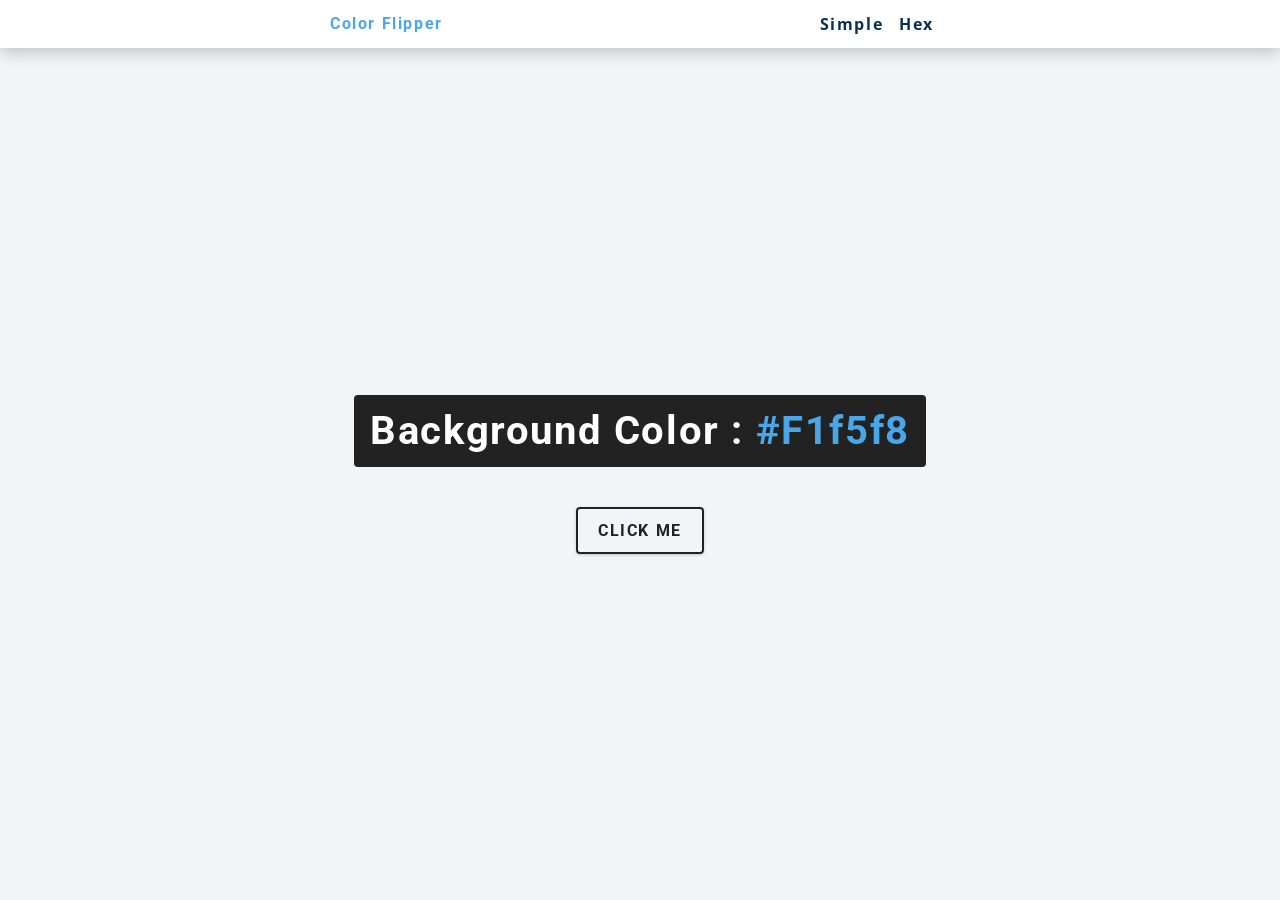
<file: 01-color-flipper/final/index.html>
<!DOCTYPE html>
<html lang="en">
  <head>
    <meta charset="UTF-8" />
    <meta name="viewport" content="width=device-width, initial-scale=1.0" />
    <title>Color Flipper || Simple</title>

    <!-- styles -->
    <link rel="stylesheet" href="styles.css" />
  </head>
  <body>
    <nav>
      <div class="nav-center">
        <h4>color flipper</h4>
        <ul class="nav-links">
          <li><a href="index.html">simple</a></li>
          <li><a href="hex.html">hex</a></li>
        </ul>
      </div>
    </nav>
    <main>
      <div class="container">
        <h2>background color : <span class="color">#f1f5f8</span></h2>
        <button class="btn btn-hero" id="btn">click me</button>
      </div>
    </main>
    <!-- javascript -->
    <script src="app.js"></script>
  </body>
</html>
</file>
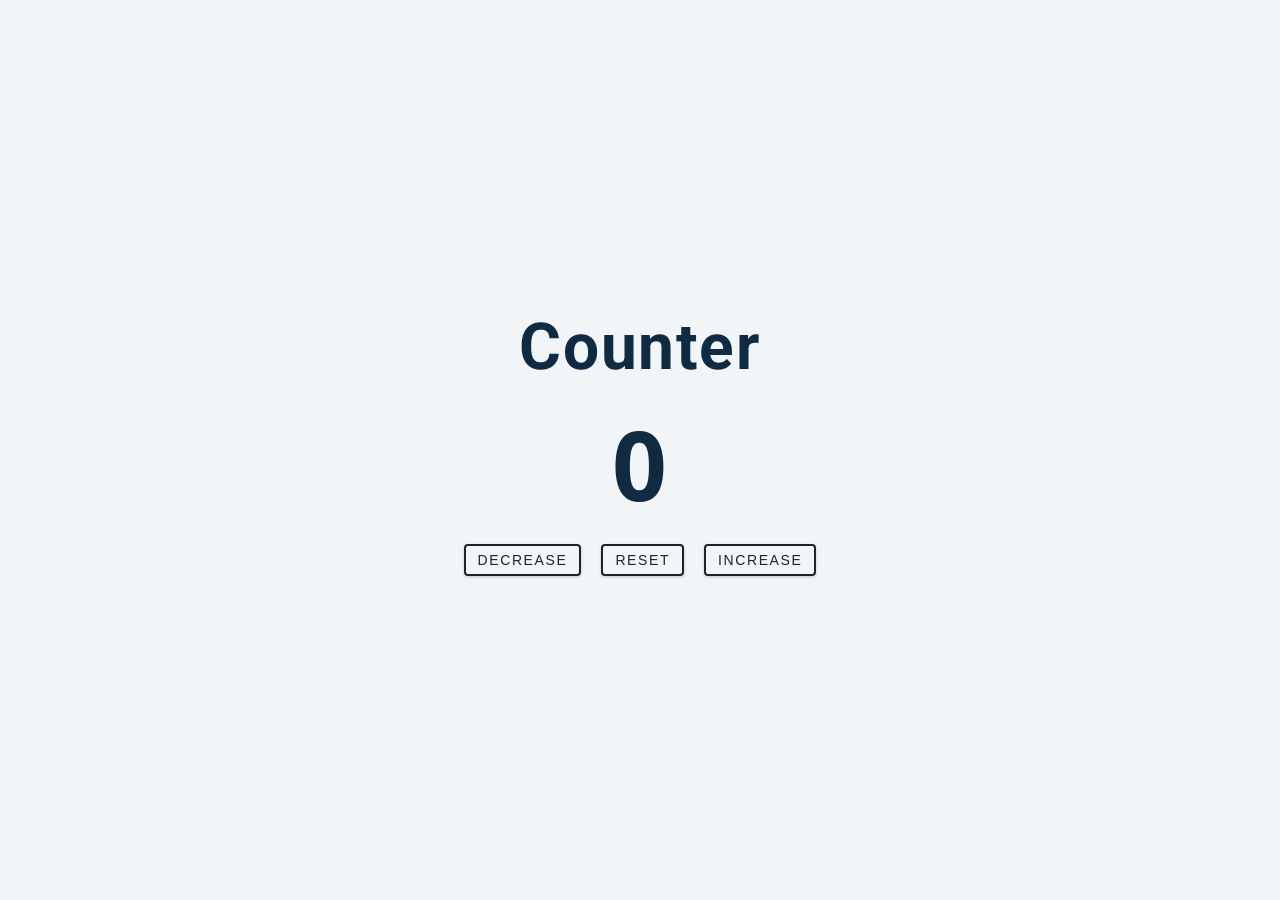
<file: 02-counter/final/index.html>
<!DOCTYPE html>
<html lang="en">
  <head>
    <meta charset="UTF-8" />
    <meta name="viewport" content="width=device-width, initial-scale=1.0" />
    <title>Counter</title>

    <!-- styles -->
    <link rel="stylesheet" href="styles.css" />
  </head>
  <body>
    <main>
      <div class="container">
        <h1>counter</h1>
        <span id="value">0</span>
        <div class="button-container">
          <button class="btn decrease">decrease</button>
          <button class="btn reset">reset</button>
          <button class="btn increase">increase</button>
        </div>
      </div>
    </main>
    <!-- javascript -->
    <script src="app.js"></script>
  </body>
</html>
</file>
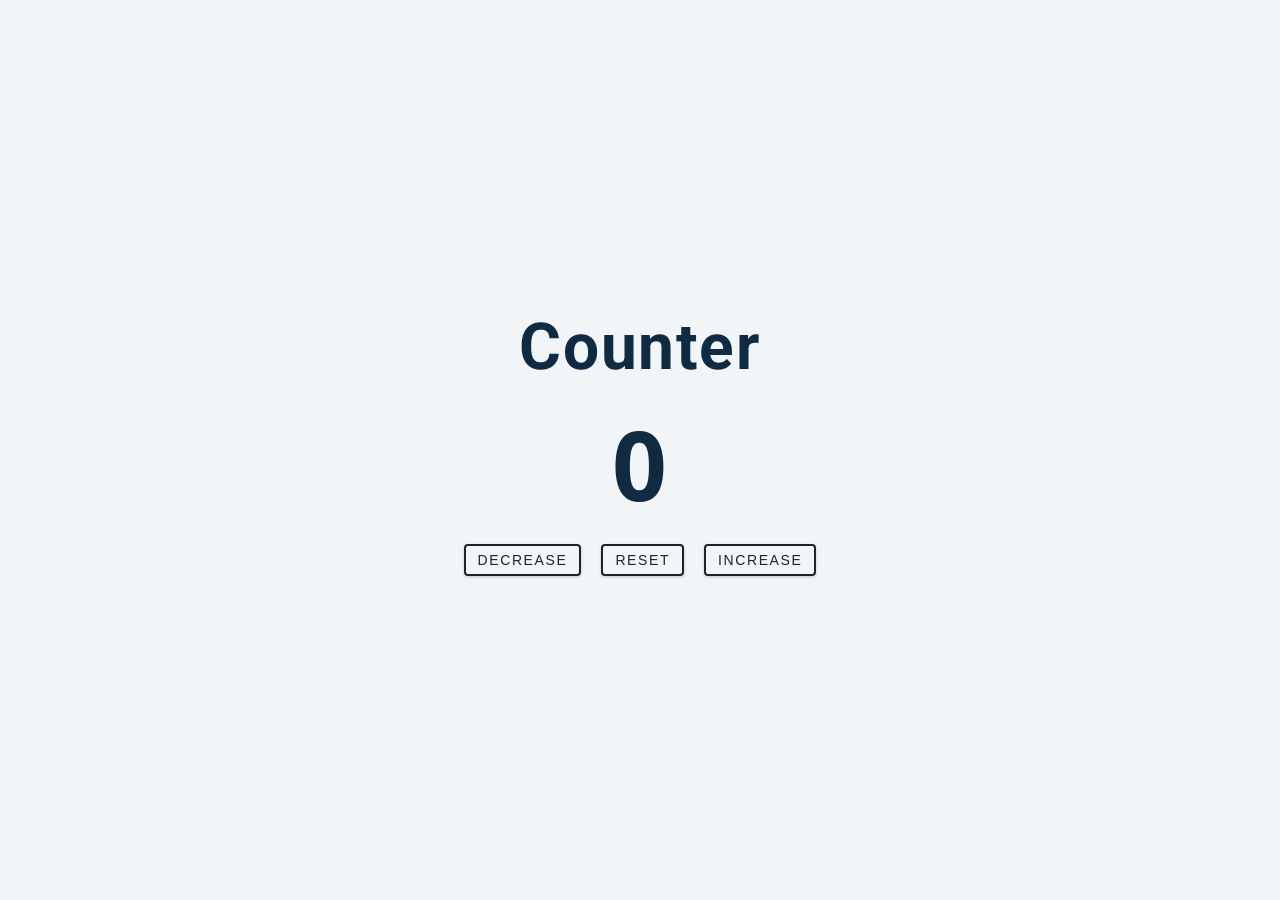
<file: 02-counter/setup/index.html>
<!DOCTYPE html>
<html lang="en">
  <head>
    <meta charset="UTF-8" />
    <meta name="viewport" content="width=device-width, initial-scale=1.0" />
    <title>Counter</title>

    <!-- styles -->
    <link rel="stylesheet" href="styles.css" />
  </head>
  <body>
    <main>
    <div class="container">
      <h1>Counter</h1>
      <span id="value">0</span> <br/>
      <button class="btn decrease">DECREASE</button>
      <button class="btn reset">RESET</button>   
      <button class="btn increase">INCREASE</button>   
    </div>
  </main>
    <!-- javascript -->
    <script src="app.js"></script>
  </body>
</html>
</file>
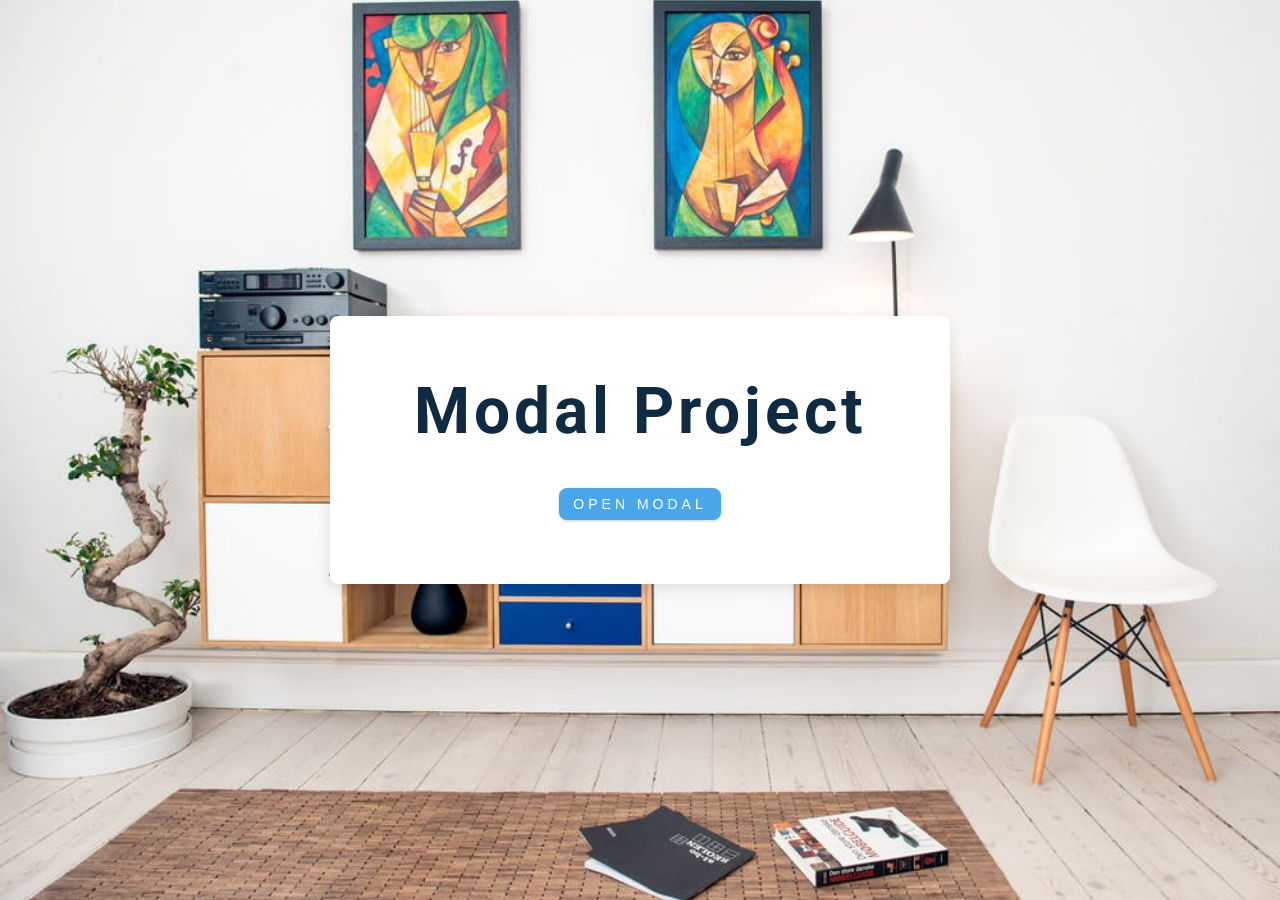
<file: 06-modal/final/index.html>
<!DOCTYPE html>
<html lang="en">
  <head>
    <meta charset="UTF-8" />
    <meta name="viewport" content="width=device-width, initial-scale=1.0" />
    <title>Modal</title>
    <!-- font-awesome -->
    <link
      rel="stylesheet"
      href="https://cdnjs.cloudflare.com/ajax/libs/font-awesome/5.14.0/css/all.min.css"
    />
    <!-- styles -->
    <link rel="stylesheet" href="styles.css" />
  </head>
  <body>
    <!-- hero -->
    <header class="hero">
      <div class="banner">
        <h1>modal project</h1>
        <button class="btn modal-btn">
          open modal
        </button>
      </div>
    </header>
    <!-- modal -->
    <div class="modal-overlay">
      <div class="modal-container">
        <h3>modal content</h3>
        <button class="close-btn"><i class="fas fa-times"></i></button>
      </div>
    </div>
    <!-- javascript -->
    <script src="app.js"></script>
  </body>
</html>
</file>
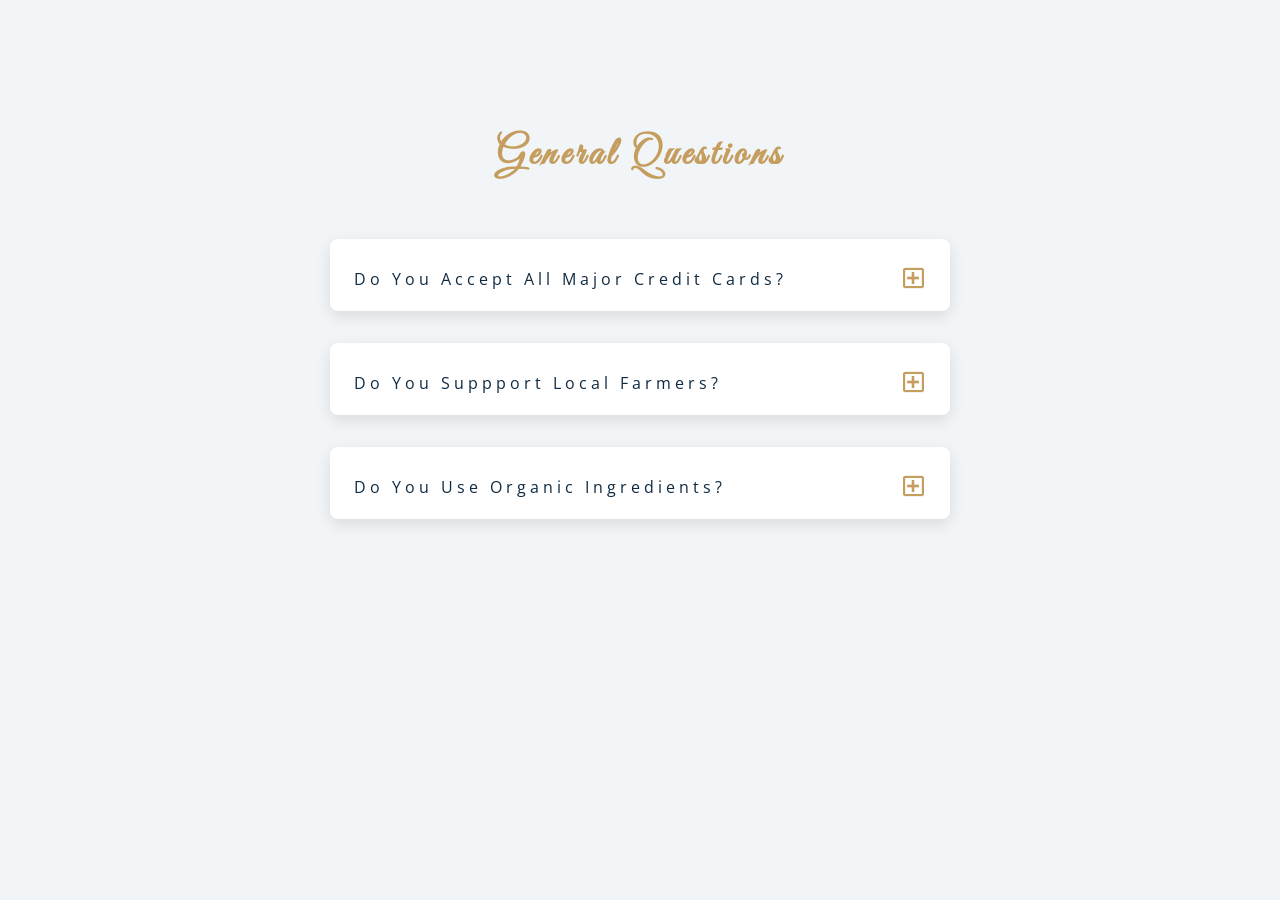
<file: 07-questions/final/index.html>
<!DOCTYPE html>
<html lang="en">
  <head>
    <meta charset="UTF-8" />
    <meta name="viewport" content="width=device-width, initial-scale=1.0" />
    <title>Q & A</title>
    <!-- font-awesome -->
    <link rel="stylesheet" href="https://cdnjs.cloudflare.com/ajax/libs/font-awesome/5.14.0/css/all.min.css" />
    <!-- extra fonts -->
    <link
      href="https://fonts.googleapis.com/css?family=Great+Vibes&display=swap"
      rel="stylesheet"
    />
    <!-- styles -->
    <link rel="stylesheet" href="styles.css" />
  </head>
  <body>
      <section class="questions">
        <!-- title -->
        <div class="title">
          <h2>general questions</h2>
        </div>
        <!-- questions -->
        <div class="section-center">
          <!-- single question -->
          <article class="question">
            <!-- question title -->
            <div class="question-title">
              <p>do you accept all major credit cards?</p>
              <button type="button" class="question-btn">
                <span class="plus-icon">
                  <i class="far fa-plus-square"></i>
                </span>
                <span class="minus-icon">
                  <i class="far fa-minus-square"></i>
                </span>
              </button>
            </div>
            <!-- question text -->
            <div class="question-text">
              <p>
                Lorem ipsum dolor sit amet, consectetur adipisicing elit. Est
                dolore illo dolores quia nemo doloribus quaerat, magni numquam
                repellat reprehenderit.
              </p>
            </div>
          </article>
          <!-- end of single question -->
          <!-- single question -->
          <article class="question">
            <!-- question title -->
            <div class="question-title">
              <p>do you suppport local farmers?</p>
              <button type="button" class="question-btn">
                <span class="plus-icon">
                  <i class="far fa-plus-square"></i>
                </span>
                <span class="minus-icon">
                  <i class="far fa-minus-square"></i>
                </span>
              </button>
            </div>
            <!-- question text -->
            <div class="question-text">
              <p>
                Lorem ipsum dolor sit amet, consectetur adipisicing elit. Est
                dolore illo dolores quia nemo doloribus quaerat, magni numquam
                repellat reprehenderit.
              </p>
            </div>
          </article>
          <!-- end of single question -->
          <!-- single question -->
          <article class="question">
            <!-- question title -->
            <div class="question-title">
              <p>do you use organic ingredients?</p>
              <!-- button -->
              <button type="button" class="question-btn">
                <span class="plus-icon">
                  <i class="far fa-plus-square"></i>
                </span>
                <span class="minus-icon">
                  <i class="far fa-minus-square"></i>
                </span>
              </button>
            </div>
            <!-- question text -->
            <div class="question-text">
              <p>
                Lorem ipsum dolor sit amet, consectetur adipisicing elit. Est
                dolore illo dolores quia nemo doloribus quaerat, magni numquam
                repellat reprehenderit.
              </p>
            </div>
          </article>
          <!-- end of single question -->
      </section>
    </main>
    <!-- javascript -->
    <script src="app.js"></script>
  </body>
</html>
</file>
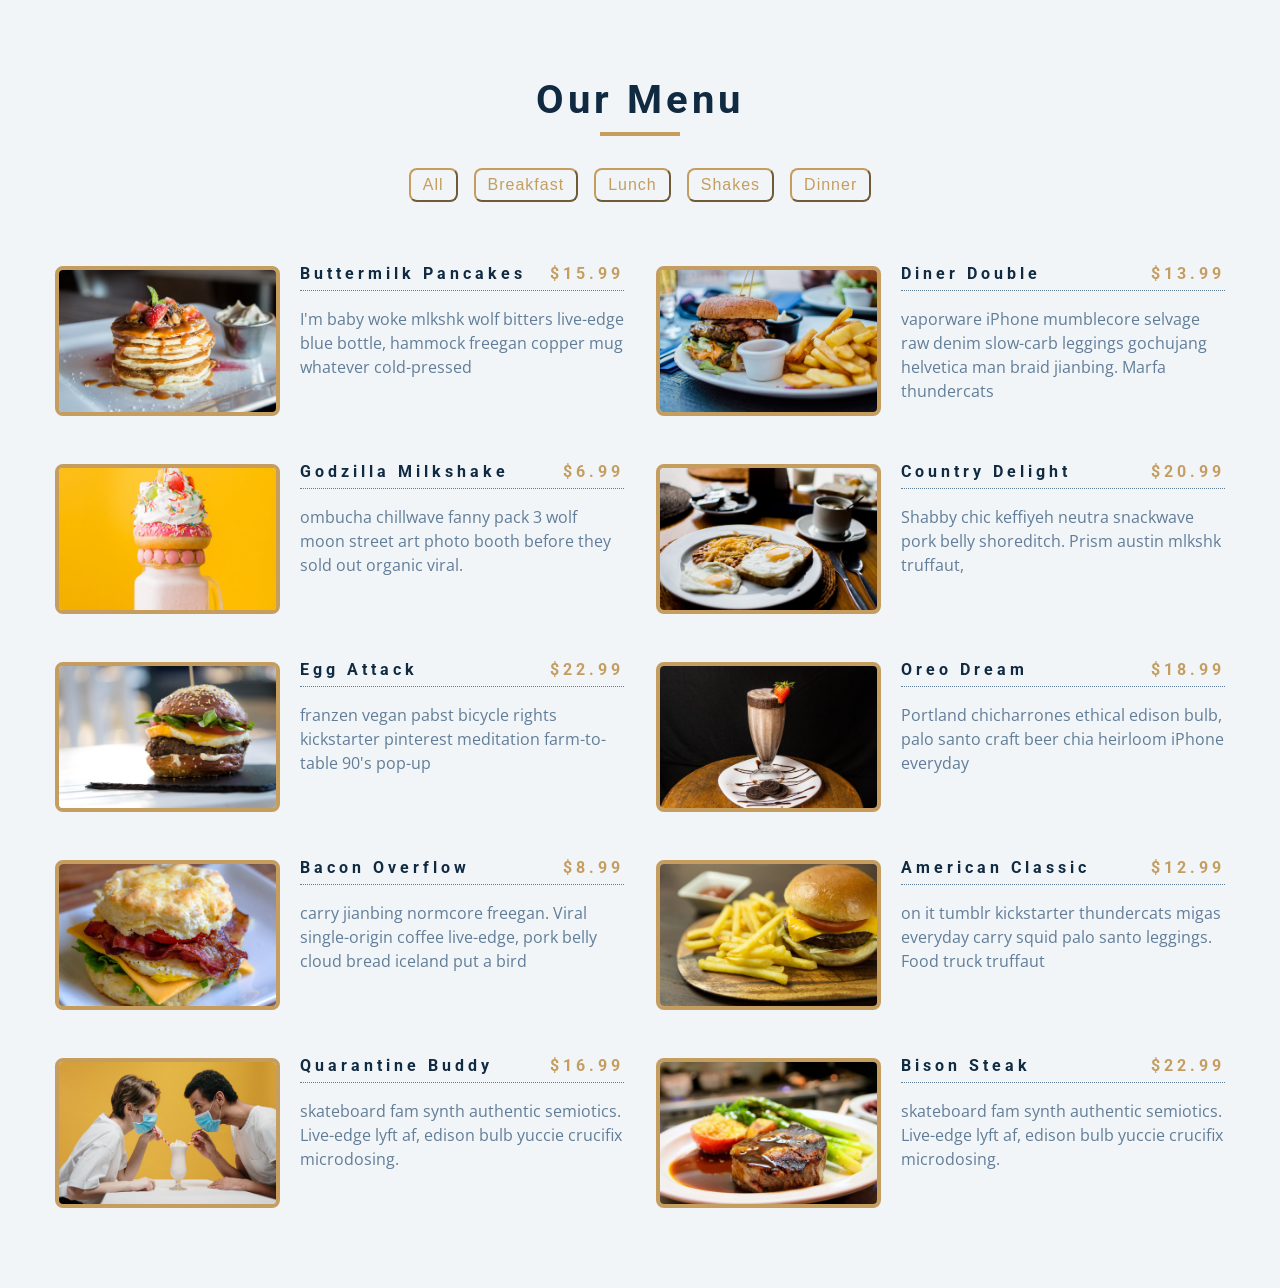
<file: 08-menu/final/index.html>
<!DOCTYPE html>
<html lang="en">
  <head>
    <meta charset="UTF-8" />
    <meta name="viewport" content="width=device-width, initial-scale=1.0" />
    <title>Menu</title>
    <!-- font-awesome -->
    <link
      rel="stylesheet"
      href="https://cdnjs.cloudflare.com/ajax/libs/font-awesome/5.14.0/css/all.min.css"
    />
    <!-- styles -->
    <link rel="stylesheet" href="styles.css" />
  </head>
  <body>
    <section class="menu">
      <!-- title -->
      <div class="title">
        <h2>our menu</h2>
        <div class="underline"></div>
      </div>
      <!-- filter buttons -->
      <div class="btn-container">
        <!-- <button type="button" class="filter-btn" data-id="all">all</button>
        <button type="button" class="filter-btn" data-id="breakfast">
          breakfast
        </button>
        <button type="button" class="filter-btn" data-id="lunch">lunch</button>
        <button type="button" class="filter-btn" data-id="shakes">
          shakes
        </button> -->
      </div>
      <!-- menu items -->
      <div class="section-center">
        <!-- single item -->
        <article class="menu-item">
          <img src="./menu-item.jpeg" alt="menu item" class="photo" />
          <div class="item-info">
            <header>
              <h4>buttermilk pancakes</h4>
              <h4 class="price">$15</h4>
            </header>
            <p class="item-text">
              Lorem ipsum dolor sit amet consectetur adipisicing elit.
              Repudiandae, sint quam. Et reprehenderit fugiat nesciunt inventore
              laboriosam excepturi! Quo, officia.
            </p>
          </div>
        </article>
        <!-- end of single item -->
        <!-- single item -->
        <article class="menu-item">
          <img src="./menu-item.jpeg" alt="menu item" class="photo" />
          <div class="item-info">
            <header>
              <h4>buttermilk pancakes</h4>
              <h4 class="price">$15</h4>
            </header>
            <p class="item-text">
              Lorem ipsum dolor sit amet consectetur adipisicing elit.
              Repudiandae, sint quam. Et reprehenderit fugiat nesciunt inventore
              laboriosam excepturi! Quo, officia.
            </p>
          </div>
        </article>
        <!-- end of single item -->
        <!-- single item -->
        <article class="menu-item">
          <img src="./menu-item.jpeg" alt="menu item" class="photo" />
          <div class="item-info">
            <header>
              <h4>buttermilk pancakes</h4>
              <h4 class="price">$15</h4>
            </header>
            <p class="item-text">
              Lorem ipsum dolor sit amet consectetur adipisicing elit.
              Repudiandae, sint quam. Et reprehenderit fugiat nesciunt inventore
              laboriosam excepturi! Quo, officia.
            </p>
          </div>
        </article>
        <!-- end of single item -->
      </div>
    </section>
    <!-- javascript -->
    <script src="app.js"></script>
  </body>
</html>
</file>
<file: 01-color-flipper/final/styles.css>
/*
=============== 
Fonts
===============
*/
@import url("https://fonts.googleapis.com/css?family=Open+Sans|Roboto:400,700&display=swap");

/*
=============== 
Variables
===============
*/

:root {
  /* dark shades of primary color*/
  --clr-primary-1: hsl(205, 86%, 17%);
  --clr-primary-2: hsl(205, 77%, 27%);
  --clr-primary-3: hsl(205, 72%, 37%);
  --clr-primary-4: hsl(205, 63%, 48%);
  /* primary/main color */
  --clr-primary-5: hsl(205, 78%, 60%);
  /* lighter shades of primary color */
  --clr-primary-6: hsl(205, 89%, 70%);
  --clr-primary-7: hsl(205, 90%, 76%);
  --clr-primary-8: hsl(205, 86%, 81%);
  --clr-primary-9: hsl(205, 90%, 88%);
  --clr-primary-10: hsl(205, 100%, 96%);
  /* darkest grey - used for headings */
  --clr-grey-1: hsl(209, 61%, 16%);
  --clr-grey-2: hsl(211, 39%, 23%);
  --clr-grey-3: hsl(209, 34%, 30%);
  --clr-grey-4: hsl(209, 28%, 39%);
  /* grey used for paragraphs */
  --clr-grey-5: hsl(210, 22%, 49%);
  --clr-grey-6: hsl(209, 23%, 60%);
  --clr-grey-7: hsl(211, 27%, 70%);
  --clr-grey-8: hsl(210, 31%, 80%);
  --clr-grey-9: hsl(212, 33%, 89%);
  --clr-grey-10: hsl(210, 36%, 96%);
  --clr-white: #fff;
  --clr-red-dark: hsl(360, 67%, 44%);
  --clr-red-light: hsl(360, 71%, 66%);
  --clr-green-dark: hsl(125, 67%, 44%);
  --clr-green-light: hsl(125, 71%, 66%);
  --clr-black: #222;
  --ff-primary: "Roboto", sans-serif;
  --ff-secondary: "Open Sans", sans-serif;
  --transition: all 0.3s linear;
  --spacing: 0.1rem;
  --radius: 0.25rem;
  --light-shadow: 0 5px 15px rgba(0, 0, 0, 0.1);
  --dark-shadow: 0 5px 15px rgba(0, 0, 0, 0.2);
  --max-width: 1170px;
  --fixed-width: 620px;
}
/*
=============== 
Global Styles
===============
*/

*,
::after,
::before {
  margin: 0;
  padding: 0;
  box-sizing: border-box;
}
body {
  font-family: var(--ff-secondary);
  background: var(--clr-grey-10);
  color: var(--clr-grey-1);
  line-height: 1.5;
  font-size: 0.875rem;
}
ul {
  list-style-type: none;
}
a {
  text-decoration: none;
}
h1,
h2,
h3,
h4 {
  letter-spacing: var(--spacing);
  text-transform: capitalize;
  line-height: 1.25;
  margin-bottom: 0.75rem;
  font-family: var(--ff-primary);
}
h1 {
  font-size: 3rem;
}
h2 {
  font-size: 2rem;
}
h3 {
  font-size: 1.25rem;
}
h4 {
  font-size: 0.875rem;
}
p {
  margin-bottom: 1.25rem;
  color: var(--clr-grey-5);
}
@media screen and (min-width: 800px) {
  h1 {
    font-size: 4rem;
  }
  h2 {
    font-size: 2.5rem;
  }
  h3 {
    font-size: 1.75rem;
  }
  h4 {
    font-size: 1rem;
  }
  body {
    font-size: 1rem;
  }
  h1,
  h2,
  h3,
  h4 {
    line-height: 1;
  }
}
/*  global classes */

/* section */
.section {
  padding: 5rem 0;
}

.section-center {
  width: 90vw;
  margin: 0 auto;
  max-width: 1170px;
}
@media screen and (min-width: 992px) {
  .section-center {
    width: 95vw;
  }
}
main {
  min-height: 100vh;
  display: grid;
  place-items: center;
}

/*
=============== 
Nav
===============
*/
nav {
  background: var(--clr-white);
  height: 3rem;
  display: grid;
  align-items: center;
  box-shadow: var(--dark-shadow);
}
.nav-center {
  width: 90vw;
  max-width: var(--fixed-width);
  margin: 0 auto;
  display: flex;
  align-items: center;
  justify-content: space-between;
}
.nav-center h4 {
  margin-bottom: 0;
  color: var(--clr-primary-5);
}
.nav-links {
  display: flex;
}
nav a {
  text-transform: capitalize;
  font-weight: 700;
  font-size: 1rem;
  color: var(--clr-primary-1);
  letter-spacing: var(--spacing);
  margin-right: 1rem;
}
nav a:hover {
  color: var(--clr-primary-5);
}
/*
=============== 
Container
===============
*/
main {
  min-height: calc(100vh - 3rem);
  display: grid;
  place-items: center;
}
.container {
  text-align: center;
}
.container h2 {
  background: var(--clr-black);
  color: var(--clr-white);
  padding: 1rem;
  border-radius: var(--radius);
  margin-bottom: 2.5rem;
}
.color {
  color: var(--clr-primary-5);
}
.btn-hero {
  font-family: var(--ff-primary);
  text-transform: uppercase;
  background: transparent;
  color: var(--clr-black);
  letter-spacing: var(--spacing);
  display: inline-block;
  font-weight: 700;
  transition: var(--transition);
  border: 2px solid var(--clr-black);
  cursor: pointer;
  box-shadow: 0 1px 3px rgba(0, 0, 0, 0.2);
  border-radius: var(--radius);
  font-size: 1rem;
  padding: 0.75rem 1.25rem;
}
.btn-hero:hover {
  color: var(--clr-white);
  background: var(--clr-black);
}
</file>
<file: 02-counter/final/styles.css>
/*
=============== 
Fonts
===============
*/
@import url("https://fonts.googleapis.com/css?family=Open+Sans|Roboto:400,700&display=swap");

/*
=============== 
Variables
===============
*/

:root {
  /* dark shades of primary color*/
  --clr-primary-1: hsl(205, 86%, 17%);
  --clr-primary-2: hsl(205, 77%, 27%);
  --clr-primary-3: hsl(205, 72%, 37%);
  --clr-primary-4: hsl(205, 63%, 48%);
  /* primary/main color */
  --clr-primary-5: hsl(205, 78%, 60%);
  /* lighter shades of primary color */
  --clr-primary-6: hsl(205, 89%, 70%);
  --clr-primary-7: hsl(205, 90%, 76%);
  --clr-primary-8: hsl(205, 86%, 81%);
  --clr-primary-9: hsl(205, 90%, 88%);
  --clr-primary-10: hsl(205, 100%, 96%);
  /* darkest grey - used for headings */
  --clr-grey-1: hsl(209, 61%, 16%);
  --clr-grey-2: hsl(211, 39%, 23%);
  --clr-grey-3: hsl(209, 34%, 30%);
  --clr-grey-4: hsl(209, 28%, 39%);
  /* grey used for paragraphs */
  --clr-grey-5: hsl(210, 22%, 49%);
  --clr-grey-6: hsl(209, 23%, 60%);
  --clr-grey-7: hsl(211, 27%, 70%);
  --clr-grey-8: hsl(210, 31%, 80%);
  --clr-grey-9: hsl(212, 33%, 89%);
  --clr-grey-10: hsl(210, 36%, 96%);
  --clr-white: #fff;
  --clr-red-dark: hsl(360, 67%, 44%);
  --clr-red-light: hsl(360, 71%, 66%);
  --clr-green-dark: hsl(125, 67%, 44%);
  --clr-green-light: hsl(125, 71%, 66%);
  --clr-black: #222;
  --ff-primary: "Roboto", sans-serif;
  --ff-secondary: "Open Sans", sans-serif;
  --transition: all 0.3s linear;
  --spacing: 0.1rem;
  --radius: 0.25rem;
  --light-shadow: 0 5px 15px rgba(0, 0, 0, 0.1);
  --dark-shadow: 0 5px 15px rgba(0, 0, 0, 0.2);
  --max-width: 1170px;
  --fixed-width: 620px;
}
/*
=============== 
Global Styles
===============
*/

*,
::after,
::before {
  margin: 0;
  padding: 0;
  box-sizing: border-box;
}
body {
  font-family: var(--ff-secondary);
  background: var(--clr-grey-10);
  color: var(--clr-grey-1);
  line-height: 1.5;
  font-size: 0.875rem;
}
ul {
  list-style-type: none;
}
a {
  text-decoration: none;
}
h1,
h2,
h3,
h4 {
  letter-spacing: var(--spacing);
  text-transform: capitalize;
  line-height: 1.25;
  margin-bottom: 0.75rem;
  font-family: var(--ff-primary);
}
h1 {
  font-size: 3rem;
}
h2 {
  font-size: 2rem;
}
h3 {
  font-size: 1.25rem;
}
h4 {
  font-size: 0.875rem;
}
p {
  margin-bottom: 1.25rem;
  color: var(--clr-grey-5);
}
@media screen and (min-width: 800px) {
  h1 {
    font-size: 4rem;
  }
  h2 {
    font-size: 2.5rem;
  }
  h3 {
    font-size: 1.75rem;
  }
  h4 {
    font-size: 1rem;
  }
  body {
    font-size: 1rem;
  }
  h1,
  h2,
  h3,
  h4 {
    line-height: 1;
  }
}
/*  global classes */

/* section */
.section {
  padding: 5rem 0;
}

.section-center {
  width: 90vw;
  margin: 0 auto;
  max-width: 1170px;
}
@media screen and (min-width: 992px) {
  .section-center {
    width: 95vw;
  }
}
main {
  min-height: 100vh;
  display: grid;
  place-items: center;
}

/*
=============== 
Counter
===============
*/

main {
  min-height: 100vh;
  display: grid;
  place-items: center;
}
.container {
  text-align: center;
}
#value {
  font-size: 6rem;
  font-weight: bold;
}
.btn {
  text-transform: uppercase;
  background: transparent;
  color: var(--clr-black);
  padding: 0.375rem 0.75rem;
  letter-spacing: var(--spacing);
  display: inline-block;
  transition: var(--transition);
  font-size: 0.875rem;
  border: 2px solid var(--clr-black);
  cursor: pointer;
  box-shadow: 0 1px 3px rgba(0, 0, 0, 0.2);
  border-radius: var(--radius);
  margin: 0.5rem;
}
.btn:hover {
  color: var(--clr-white);
  background: var(--clr-black);
}
</file>
<file: 02-counter/setup/styles.css>
/*
=============== 
Fonts
===============
*/
@import url("https://fonts.googleapis.com/css?family=Open+Sans|Roboto:400,700&display=swap");

/*
=============== 
Variables
===============
*/

:root {
  /* dark shades of primary color*/
  --clr-primary-1: hsl(205, 86%, 17%);
  --clr-primary-2: hsl(205, 77%, 27%);
  --clr-primary-3: hsl(205, 72%, 37%);
  --clr-primary-4: hsl(205, 63%, 48%);
  /* primary/main color */
  --clr-primary-5: hsl(205, 78%, 60%);
  /* lighter shades of primary color */
  --clr-primary-6: hsl(205, 89%, 70%);
  --clr-primary-7: hsl(205, 90%, 76%);
  --clr-primary-8: hsl(205, 86%, 81%);
  --clr-primary-9: hsl(205, 90%, 88%);
  --clr-primary-10: hsl(205, 100%, 96%);
  /* darkest grey - used for headings */
  --clr-grey-1: hsl(209, 61%, 16%);
  --clr-grey-2: hsl(211, 39%, 23%);
  --clr-grey-3: hsl(209, 34%, 30%);
  --clr-grey-4: hsl(209, 28%, 39%);
  /* grey used for paragraphs */
  --clr-grey-5: hsl(210, 22%, 49%);
  --clr-grey-6: hsl(209, 23%, 60%);
  --clr-grey-7: hsl(211, 27%, 70%);
  --clr-grey-8: hsl(210, 31%, 80%);
  --clr-grey-9: hsl(212, 33%, 89%);
  --clr-grey-10: hsl(210, 36%, 96%);
  --clr-white: #fff;
  --clr-red-dark: hsl(360, 67%, 44%);
  --clr-red-light: hsl(360, 71%, 66%);
  --clr-green-dark: hsl(125, 67%, 44%);
  --clr-green-light: hsl(125, 71%, 66%);
  --clr-black: #222;
  --ff-primary: "Roboto", sans-serif;
  --ff-secondary: "Open Sans", sans-serif;
  --transition: all 0.3s linear;
  --spacing: 0.1rem;
  --radius: 0.25rem;
  --light-shadow: 0 5px 15px rgba(0, 0, 0, 0.1);
  --dark-shadow: 0 5px 15px rgba(0, 0, 0, 0.2);
  --max-width: 1170px;
  --fixed-width: 620px;
}
/*
=============== 
Global Styles
===============
*/

*,
::after,
::before {
  margin: 0;
  padding: 0;
  box-sizing: border-box;
}
body {
  font-family: var(--ff-secondary);
  background: var(--clr-grey-10);
  color: var(--clr-grey-1);
  line-height: 1.5;
  font-size: 0.875rem;
}
ul {
  list-style-type: none;
}
a {
  text-decoration: none;
}
h1,
h2,
h3,
h4 {
  letter-spacing: var(--spacing);
  text-transform: capitalize;
  line-height: 1.25;
  margin-bottom: 0.75rem;
  font-family: var(--ff-primary);
}
h1 {
  font-size: 3rem;
}
h2 {
  font-size: 2rem;
}
h3 {
  font-size: 1.25rem;
}
h4 {
  font-size: 0.875rem;
}
p {
  margin-bottom: 1.25rem;
  color: var(--clr-grey-5);
}
@media screen and (min-width: 800px) {
  h1 {
    font-size: 4rem;
  }
  h2 {
    font-size: 2.5rem;
  }
  h3 {
    font-size: 1.75rem;
  }
  h4 {
    font-size: 1rem;
  }
  body {
    font-size: 1rem;
  }
  h1,
  h2,
  h3,
  h4 {
    line-height: 1;
  }
}
/*  global classes */

/* section */
.section {
  padding: 5rem 0;
}

.section-center {
  width: 90vw;
  margin: 0 auto;
  max-width: 1170px;
}
@media screen and (min-width: 992px) {
  .section-center {
    width: 95vw;
  }
}
main {
  min-height: 100vh;
  display: grid;
  place-items: center;
}

/*
=============== 
Counter
===============
*/

main {
  min-height: 100vh;
  display: grid;
  place-items: center;
}
.container {
  text-align: center;
}
#value {
  font-size: 6rem;
  font-weight: bold;
}
.btn {
  text-transform: uppercase;
  background: transparent;
  color: var(--clr-black);
  padding: 0.375rem 0.75rem;
  letter-spacing: var(--spacing);
  display: inline-block;
  transition: var(--transition);
  font-size: 0.875rem;
  border: 2px solid var(--clr-black);
  cursor: pointer;
  box-shadow: 0 1px 3px rgba(0, 0, 0, 0.2);
  border-radius: var(--radius);
  margin: 0.5rem;
}
.btn:hover {
  color: var(--clr-white);
  background: var(--clr-black);
}
</file>
<file: 06-modal/final/styles.css>
/*
=============== 
Fonts
===============
*/
@import url("https://fonts.googleapis.com/css?family=Open+Sans|Roboto:400,700&display=swap");

/*
=============== 
Variables
===============
*/

:root {
  /* dark shades of primary color*/
  --clr-primary-1: hsl(205, 86%, 17%);
  --clr-primary-2: hsl(205, 77%, 27%);
  --clr-primary-3: hsl(205, 72%, 37%);
  --clr-primary-4: hsl(205, 63%, 48%);
  /* primary/main color */
  --clr-primary-5: #49a6e9;
  /* --clr-primary-5: rgb(73, 166, 233); */
  /* lighter shades of primary color */
  --clr-primary-6: hsl(205, 89%, 70%);
  --clr-primary-7: hsl(205, 90%, 76%);
  --clr-primary-8: hsl(205, 86%, 81%);
  --clr-primary-9: hsl(205, 90%, 88%);
  --clr-primary-10: hsl(205, 100%, 96%);
  /* darkest grey - used for headings */
  --clr-grey-1: hsl(209, 61%, 16%);
  --clr-grey-2: hsl(211, 39%, 23%);
  --clr-grey-3: hsl(209, 34%, 30%);
  --clr-grey-4: hsl(209, 28%, 39%);
  /* grey used for paragraphs */
  --clr-grey-5: hsl(210, 22%, 49%);
  --clr-grey-6: hsl(209, 23%, 60%);
  --clr-grey-7: hsl(211, 27%, 70%);
  --clr-grey-8: hsl(210, 31%, 80%);
  --clr-grey-9: hsl(212, 33%, 89%);
  --clr-grey-10: hsl(210, 36%, 96%);
  --clr-white: #fff;
  --clr-red-dark: hsl(360, 67%, 44%);
  --clr-red-light: hsl(360, 71%, 66%);
  --clr-green-dark: hsl(125, 67%, 44%);
  --clr-green-light: hsl(125, 71%, 66%);
  --clr-black: #222;
  --ff-primary: "Roboto", sans-serif;
  --ff-secondary: "Open Sans", sans-serif;
  --transition: all 0.3s linear;
  --spacing: 0.25rem;
  --radius: 0.5rem;
  --light-shadow: 0 5px 15px rgba(0, 0, 0, 0.1);
  --dark-shadow: 0 5px 15px rgba(0, 0, 0, 0.2);
  --max-width: 1170px;
  --fixed-width: 620px;
}
/*
=============== 
Global Styles
===============
*/

*,
::after,
::before {
  margin: 0;
  padding: 0;
  box-sizing: border-box;
}
body {
  font-family: var(--ff-secondary);
  background: var(--clr-grey-10);
  color: var(--clr-grey-1);
  line-height: 1.5;
  font-size: 0.875rem;
}
ul {
  list-style-type: none;
}
a {
  text-decoration: none;
}
img:not(.logo) {
  width: 100%;
}
img {
  display: block;
}

h1,
h2,
h3,
h4 {
  letter-spacing: var(--spacing);
  text-transform: capitalize;
  line-height: 1.25;
  margin-bottom: 0.75rem;
  font-family: var(--ff-primary);
}
h1 {
  font-size: 3rem;
}
h2 {
  font-size: 2rem;
}
h3 {
  font-size: 1.25rem;
}
h4 {
  font-size: 0.875rem;
}
p {
  margin-bottom: 1.25rem;
  color: var(--clr-grey-5);
}
@media screen and (min-width: 800px) {
  h1 {
    font-size: 4rem;
  }
  h2 {
    font-size: 2.5rem;
  }
  h3 {
    font-size: 1.75rem;
  }
  h4 {
    font-size: 1rem;
  }
  body {
    font-size: 1rem;
  }
  h1,
  h2,
  h3,
  h4 {
    line-height: 1;
  }
}
/*  global classes */

.btn {
  text-transform: uppercase;
  background: transparent;
  color: var(--clr-black);
  padding: 0.375rem 0.75rem;
  letter-spacing: var(--spacing);
  display: inline-block;
  transition: var(--transition);
  font-size: 0.875rem;
  border: 2px solid var(--clr-black);
  cursor: pointer;
  box-shadow: 0 1px 3px rgba(0, 0, 0, 0.2);
  border-radius: var(--radius);
}
.btn:hover {
  color: var(--clr-white);
  background: var(--clr-black);
}
/* section */
.section {
  padding: 5rem 0;
}

.section-center {
  width: 90vw;
  margin: 0 auto;
  max-width: 1170px;
}
@media screen and (min-width: 992px) {
  .section-center {
    width: 95vw;
  }
}
main {
  min-height: 100vh;
  display: grid;
  place-items: center;
}
/*
=============== 
Modal
===============
*/
.hero {
  min-height: 100vh;
  background: url("./hero.jpeg") center/cover no-repeat;
  display: grid;
  place-items: center;
}
.banner {
  background: var(--clr-white);
  padding: 4rem 0;
  border-radius: var(--radius);
  box-shadow: var(--light-shadow);
  text-align: center;
  width: 90vw;
  max-width: var(--fixed-width);
}
.modal-btn {
  margin-top: 2rem;
  background: var(--clr-primary-5);
  border-color: var(--clr-primary-5);
  color: var(--clr-white);
}
.modal-btn:hover {
  background: transparent;
  color: var(--clr-primary-5);
}
.modal-overlay {
  position: fixed;
  top: 0;
  left: 0;
  width: 100%;
  height: 100%;
  background: rgba(73, 166, 233, 0.5);
  display: grid;
  place-items: center;
  transition: var(--transition);
  visibility: hidden;
  z-index: -10;
}
/* OPEN/CLOSE MODAL */
.open-modal {
  visibility: visible;
  z-index: 10;
}
.modal-container {
  background: var(--clr-white);
  border-radius: var(--radius);
  width: 90vw;
  height: 30vh;
  max-width: var(--fixed-width);
  text-align: center;
  display: grid;
  place-items: center;
  position: relative;
}
.close-btn {
  position: absolute;
  top: 1rem;
  right: 1rem;
  font-size: 2rem;
  background: transparent;
  border-color: transparent;
  color: var(--clr-red-dark);
  cursor: pointer;
  transition: var(--transition);
}
.close-btn:hover {
  color: var(--clr-red-light);
  transform: scale(1.3);
}
</file>
<file: 07-questions/final/styles.css>
/*
=============== 
Fonts
===============
*/
@import url("https://fonts.googleapis.com/css?family=Open+Sans|Roboto:400,700&display=swap");

/*
=============== 
Variables
===============
*/

:root {
  /* dark shades of primary color*/
  --clr-primary-1: hsl(205, 86%, 17%);
  --clr-primary-2: hsl(205, 77%, 27%);
  --clr-primary-3: hsl(205, 72%, 37%);
  --clr-primary-4: hsl(205, 63%, 48%);
  /* primary/main color */
  --clr-primary-5: #49a6e9;
  /* lighter shades of primary color */
  --clr-primary-6: hsl(205, 89%, 70%);
  --clr-primary-7: hsl(205, 90%, 76%);
  --clr-primary-8: hsl(205, 86%, 81%);
  --clr-primary-9: hsl(205, 90%, 88%);
  --clr-primary-10: hsl(205, 100%, 96%);
  /* darkest grey - used for headings */
  --clr-grey-1: hsl(209, 61%, 16%);
  --clr-grey-2: hsl(211, 39%, 23%);
  --clr-grey-3: hsl(209, 34%, 30%);
  --clr-grey-4: hsl(209, 28%, 39%);
  /* grey used for paragraphs */
  --clr-grey-5: hsl(210, 22%, 49%);
  --clr-grey-6: hsl(209, 23%, 60%);
  --clr-grey-7: hsl(211, 27%, 70%);
  --clr-grey-8: hsl(210, 31%, 80%);
  --clr-grey-9: hsl(212, 33%, 89%);
  --clr-grey-10: hsl(210, 36%, 96%);
  --clr-white: #fff;
  --clr-red-dark: hsl(360, 67%, 44%);
  --clr-red-light: hsl(360, 71%, 66%);
  --clr-green-dark: hsl(125, 67%, 44%);
  --clr-green-light: hsl(125, 71%, 66%);
  --clr-gold: #c59d5f;
  --clr-black: #222;
  --ff-primary: "Roboto", sans-serif;
  --ff-secondary: "Open Sans", sans-serif;
  --transition: all 0.3s linear;
  --spacing: 0.25rem;
  --radius: 0.5rem;
  --light-shadow: 0 5px 15px rgba(0, 0, 0, 0.1);
  --dark-shadow: 0 5px 15px rgba(0, 0, 0, 0.2);
  --max-width: 1170px;
  --fixed-width: 620px;
}
/*
=============== 
Global Styles
===============
*/

*,
::after,
::before {
  margin: 0;
  padding: 0;
  box-sizing: border-box;
}
body {
  font-family: var(--ff-secondary);
  background: var(--clr-grey-10);
  color: var(--clr-grey-1);
  line-height: 1.5;
  font-size: 0.875rem;
}
ul {
  list-style-type: none;
}
a {
  text-decoration: none;
}
img:not(.logo) {
  width: 100%;
}
img {
  display: block;
}

h1,
h2,
h3,
h4 {
  letter-spacing: var(--spacing);
  text-transform: capitalize;
  line-height: 1.25;
  margin-bottom: 0.75rem;
  font-family: var(--ff-primary);
}
h1 {
  font-size: 3rem;
}
h2 {
  font-size: 2rem;
}
h3 {
  font-size: 1.25rem;
}
h4 {
  font-size: 0.875rem;
}
p {
  margin-bottom: 1.25rem;
  color: var(--clr-grey-5);
}
@media screen and (min-width: 800px) {
  h1 {
    font-size: 4rem;
  }
  h2 {
    font-size: 2.5rem;
  }
  h3 {
    font-size: 1.75rem;
  }
  h4 {
    font-size: 1rem;
  }
  body {
    font-size: 1rem;
  }
  h1,
  h2,
  h3,
  h4 {
    line-height: 1;
  }
}
/*  global classes */

.btn {
  text-transform: uppercase;
  background: transparent;
  color: var(--clr-black);
  padding: 0.375rem 0.75rem;
  letter-spacing: var(--spacing);
  display: inline-block;
  transition: var(--transition);
  font-size: 0.875rem;
  border: 2px solid var(--clr-black);
  cursor: pointer;
  box-shadow: 0 1px 3px rgba(0, 0, 0, 0.2);
  border-radius: var(--radius);
}
.btn:hover {
  color: var(--clr-white);
  background: var(--clr-black);
}
/* section */
.section {
  padding: 5rem 0;
}

.section-center {
  width: 90vw;
  margin: 0 auto;
  max-width: 1170px;
}
@media screen and (min-width: 992px) {
  .section-center {
    width: 95vw;
  }
}
main {
  min-height: 100vh;
  display: grid;
  place-items: center;
}
/*
=============== 
Questions
===============
*/
.title {
  margin-top: 15vh;
  margin-bottom: 4rem;
}
.title h2 {
  color: var(--clr-gold);
  font-family: "Great Vibes", cursive;
  text-align: center;
}
.section-center {
  max-width: var(--fixed-width);
}
.question {
  background: var(--clr-white);
  border-radius: var(--radius);
  box-shadow: var(--light-shadow);
  padding: 1.5rem 1.5rem 0 1.5rem;
  margin-bottom: 2rem;
}
.question-title {
  display: flex;
  justify-content: space-between;
  align-items: center;
  text-transform: capitalize;
  padding-bottom: 1rem;
}

.question-title p {
  margin-bottom: 0;
  letter-spacing: var(--spacing);
  color: var(--clr-grey-1);
}
.question-btn {
  font-size: 1.5rem;
  background: transparent;
  border-color: transparent;
  cursor: pointer;
  color: var(--clr-gold);
  transition: var(--transition);
}
.question-btn:hover {
  transform: rotate(90deg);
}
.question-text {
  padding: 1rem 0 1.5rem 0;
  border-top: 1px solid rgba(0, 0, 0, 0.2);
}
.question-text p {
  margin-bottom: 0;
}
/* hide text */
.question-text {
  display: none;
}
.show-text .question-text {
  display: block;
}
.minus-icon {
  display: none;
}
.show-text .minus-icon {
  display: inline;
}
.show-text .plus-icon {
  display: none;
}
</file>
<file: 08-menu/final/styles.css>
/*
=============== 
Fonts
===============
*/
@import url("https://fonts.googleapis.com/css?family=Open+Sans|Roboto:400,700&display=swap");

/*
=============== 
Variables
===============
*/

:root {
  /* dark shades of primary color*/
  --clr-primary-1: hsl(205, 86%, 17%);
  --clr-primary-2: hsl(205, 77%, 27%);
  --clr-primary-3: hsl(205, 72%, 37%);
  --clr-primary-4: hsl(205, 63%, 48%);
  /* primary/main color */
  --clr-primary-5: #49a6e9;
  /* lighter shades of primary color */
  --clr-primary-6: hsl(205, 89%, 70%);
  --clr-primary-7: hsl(205, 90%, 76%);
  --clr-primary-8: hsl(205, 86%, 81%);
  --clr-primary-9: hsl(205, 90%, 88%);
  --clr-primary-10: hsl(205, 100%, 96%);
  /* darkest grey - used for headings */
  --clr-grey-1: hsl(209, 61%, 16%);
  --clr-grey-2: hsl(211, 39%, 23%);
  --clr-grey-3: hsl(209, 34%, 30%);
  --clr-grey-4: hsl(209, 28%, 39%);
  /* grey used for paragraphs */
  --clr-grey-5: hsl(210, 22%, 49%);
  --clr-grey-6: hsl(209, 23%, 60%);
  --clr-grey-7: hsl(211, 27%, 70%);
  --clr-grey-8: hsl(210, 31%, 80%);
  --clr-grey-9: hsl(212, 33%, 89%);
  --clr-grey-10: hsl(210, 36%, 96%);
  --clr-white: #fff;
  --clr-red-dark: hsl(360, 67%, 44%);
  --clr-red-light: hsl(360, 71%, 66%);
  --clr-green-dark: hsl(125, 67%, 44%);
  --clr-green-light: hsl(125, 71%, 66%);
  --clr-gold: #c59d5f;
  --clr-black: #222;
  --ff-primary: "Roboto", sans-serif;
  --ff-secondary: "Open Sans", sans-serif;
  --transition: all 0.3s linear;
  --spacing: 0.25rem;
  --radius: 0.5rem;
  --light-shadow: 0 5px 15px rgba(0, 0, 0, 0.1);
  --dark-shadow: 0 5px 15px rgba(0, 0, 0, 0.2);
  --max-width: 1170px;
  --fixed-width: 620px;
}
/*
=============== 
Global Styles
===============
*/

*,
::after,
::before {
  margin: 0;
  padding: 0;
  box-sizing: border-box;
}
body {
  font-family: var(--ff-secondary);
  background: var(--clr-grey-10);
  color: var(--clr-grey-1);
  line-height: 1.5;
  font-size: 0.875rem;
}
ul {
  list-style-type: none;
}
a {
  text-decoration: none;
}
img:not(.logo) {
  width: 100%;
}
img {
  display: block;
}

h1,
h2,
h3,
h4 {
  letter-spacing: var(--spacing);
  text-transform: capitalize;
  line-height: 1.25;
  margin-bottom: 0.75rem;
  font-family: var(--ff-primary);
}
h1 {
  font-size: 3rem;
}
h2 {
  font-size: 2rem;
}
h3 {
  font-size: 1.25rem;
}
h4 {
  font-size: 0.875rem;
}
p {
  margin-bottom: 1.25rem;
  color: var(--clr-grey-5);
}
@media screen and (min-width: 800px) {
  h1 {
    font-size: 4rem;
  }
  h2 {
    font-size: 2.5rem;
  }
  h3 {
    font-size: 1.75rem;
  }
  h4 {
    font-size: 1rem;
  }
  body {
    font-size: 1rem;
  }
  h1,
  h2,
  h3,
  h4 {
    line-height: 1;
  }
}
/*  global classes */

.btn {
  text-transform: uppercase;
  background: transparent;
  color: var(--clr-black);
  padding: 0.375rem 0.75rem;
  letter-spacing: var(--spacing);
  display: inline-block;
  transition: var(--transition);
  font-size: 0.875rem;
  border: 2px solid var(--clr-black);
  cursor: pointer;
  box-shadow: 0 1px 3px rgba(0, 0, 0, 0.2);
  border-radius: var(--radius);
}
.btn:hover {
  color: var(--clr-white);
  background: var(--clr-black);
}
/* section */
.section {
  padding: 5rem 0;
}

main {
  min-height: 100vh;
  display: grid;
  place-items: center;
}
/*
=============== 
Menu
===============
*/

.menu {
  padding: 5rem 0;
}
.title {
  text-align: center;
  margin-bottom: 2rem;
}
.underline {
  width: 5rem;
  height: 0.25rem;
  background: var(--clr-gold);
  margin-left: auto;
  margin-right: auto;
}
.btn-container {
  margin-bottom: 4rem;
  display: flex;
  justify-content: center;
}
.filter-btn {
  background: transparent;
  border-color: var(--clr-gold);
  font-size: 1rem;
  text-transform: capitalize;
  margin: 0 0.5rem;
  letter-spacing: 1px;
  border-radius: var(--radius);
  padding: 0.375rem 0.75rem;
  color: var(--clr-gold);
  cursor: pointer;
  transition: var(--transition);
}
.filter-btn:hover {
  background: var(--clr-gold);
  color: var(--clr-white);
}
.section-center {
  width: 90vw;
  margin: 0 auto;
  max-width: 1170px;
  display: grid;
  gap: 3rem 2rem;
  justify-items: center;
}
.menu-item {
  display: grid;
  gap: 1rem 2rem;
  max-width: 25rem;
}
.photo {
  object-fit: cover;
  height: 200px;
  border: 0.25rem solid var(--clr-gold);
  border-radius: var(--radius);
}
.item-info header {
  display: flex;
  justify-content: space-between;
  border-bottom: 0.5px dotted var(--clr-grey-5);
}
.item-info h4 {
  margin-bottom: 0.5rem;
}
.price {
  color: var(--clr-gold);
}
.item-text {
  margin-bottom: 0;
  padding-top: 1rem;
}

@media screen and (min-width: 768px) {
  .menu-item {
    grid-template-columns: 225px 1fr;
    gap: 0 1.25rem;
    max-width: 40rem;
  }
  .photo {
    height: 175px;
  }
}
@media screen and (min-width: 1200px) {
  .section-center {
    width: 95vw;
    grid-template-columns: 1fr 1fr;
  }
  .photo {
    height: 150px;
  }
}
</file>
